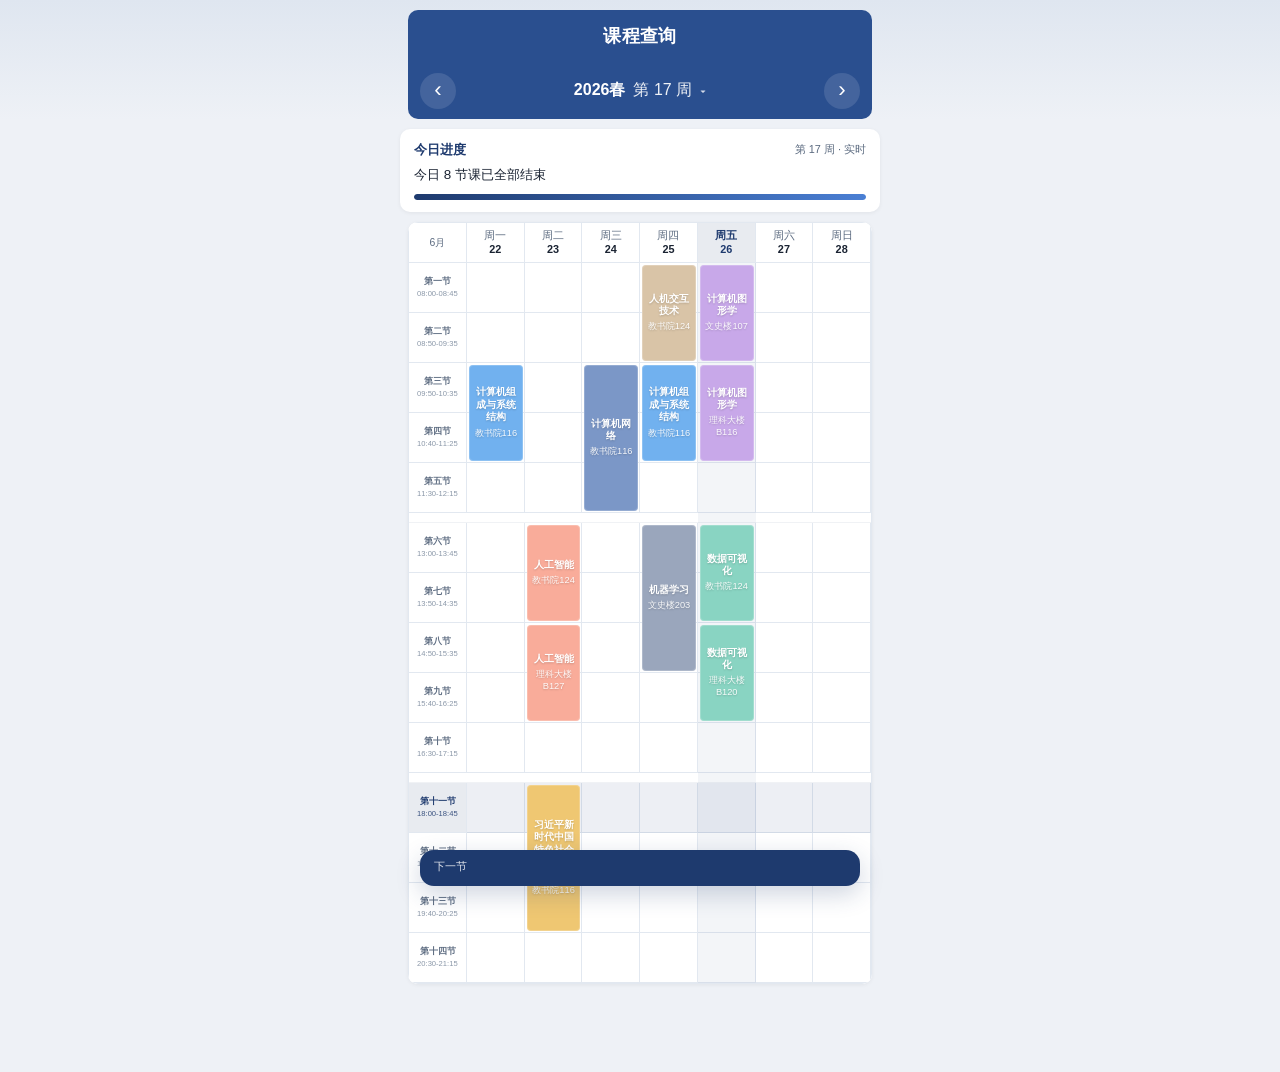
<file: index.html>
<!DOCTYPE html>
<html lang="zh-CN">
<head>
  <meta charset="UTF-8" />
  <meta name="viewport" content="width=device-width, initial-scale=1, viewport-fit=cover" />
  <title>课程查询 · 2026春</title>
  <link rel="stylesheet" href="css/styles.css" />
</head>
<body class="page-home">
  <div class="top-panel">
    <header class="app-header">
      <div class="app-header__inner">
        <h1 class="app-header__title">课程查询</h1>
      </div>
    </header>

    <section class="week-bar">
    <button type="button" class="week-bar__btn" id="weekPrev" aria-label="上一周">‹</button>
    <button type="button" class="week-bar__center" id="weekPickerBtn" aria-haspopup="dialog">
      <span class="week-bar__semester" id="semesterLabel">2026春</span>
      <span class="week-bar__week" id="weekLabel">第 1 周</span>
      <span class="week-bar__chevron">▾</span>
    </button>
    <button type="button" class="week-bar__btn" id="weekNext" aria-label="下一周">›</button>
  </section>
  </div>

  <section class="progress-card" id="progressCard">
    <div class="progress-card__head">
      <span class="progress-card__title">今日进度</span>
      <span class="progress-card__meta" id="progressMeta"></span>
    </div>
    <p class="progress-card__main" id="progressMain">加载中…</p>
    <div class="progress-card__track" aria-hidden="true">
      <div class="progress-card__fill" id="progressFill"></div>
    </div>
  </section>

  <main class="timetable-shell" id="timetableShell">
    <div class="timetable-scroll">
      <div class="timetable" id="timetable"></div>
    </div>
  </main>

  <a class="float-next" id="floatNext" href="#" hidden>
    <div class="float-next__label">下一节</div>
    <div class="float-next__info" id="floatNextInfo"></div>
  </a>

  <dialog class="week-picker" id="weekPicker">
    <div class="week-picker__panel">
      <div class="week-picker__header">
        <span>选择周次</span>
        <button type="button" class="week-picker__close" id="weekPickerClose">完成</button>
      </div>
      <ul class="week-picker__list" id="weekPickerList"></ul>
    </div>
  </dialog>

  <script type="module" src="js/app.js"></script>
</body>
</html>
</file>
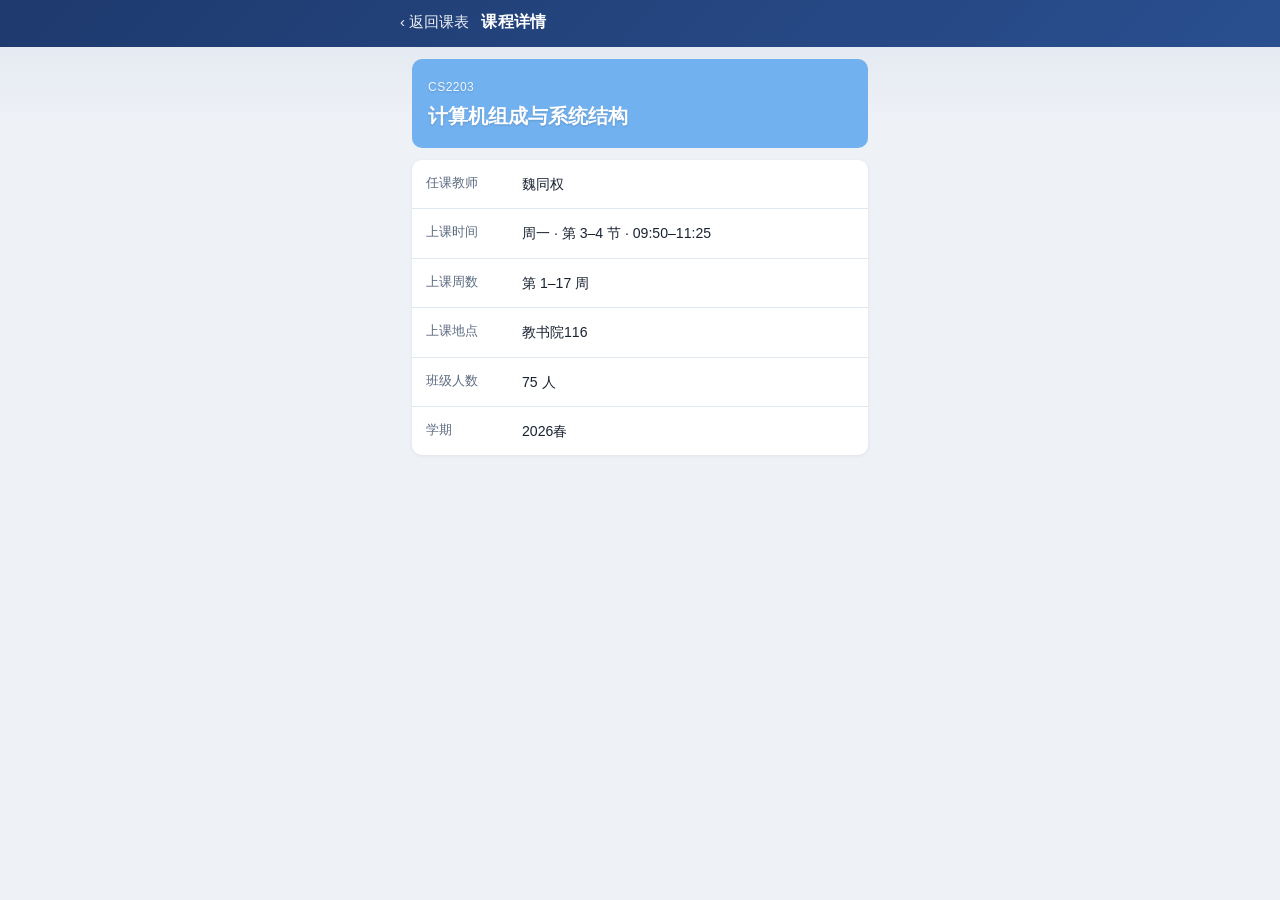
<file: detail.html>
<!DOCTYPE html>
<html lang="zh-CN">
<head>
  <meta charset="UTF-8" />
  <meta name="viewport" content="width=device-width, initial-scale=1, viewport-fit=cover" />
  <title>课程详情</title>
  <link rel="stylesheet" href="css/styles.css" />
</head>
<body class="page-detail">
  <header class="app-header app-header--detail">
    <div class="app-header__inner">
      <a class="back-link" href="index.html" id="backLink">‹ 返回课表</a>
      <h1 class="app-header__title">课程详情</h1>
    </div>
  </header>

  <main class="detail-card" id="detailCard">
    <p class="detail-loading">加载中…</p>
  </main>

  <script type="module" src="js/detail.js"></script>
</body>
</html>
</file>
<file: css/styles.css>
:root {
  --header-blue: #1e3a6e;
  --header-blue-light: #2a4f8f;
  --bg-page: #eef1f6;
  --bg-card: #ffffff;
  --text-primary: #1a2332;
  --text-secondary: #5c6b80;
  --text-on-dark: #ffffff;
  --border-light: #e2e8f0;
  --current-row: rgba(30, 58, 110, 0.08);
  --current-col: rgba(30, 58, 110, 0.05);
  --today-accent: #1e3a6e;
  --radius-sm: 6px;
  --radius-md: 10px;
  --shadow-float: 0 8px 24px rgba(30, 58, 110, 0.22);
  --layout-max: 480px;
  --layout-gutter: 8px;
  --safe-bottom: env(safe-area-inset-bottom, 0px);
  font-family: "Segoe UI", "PingFang SC", "Microsoft YaHei", sans-serif;
}

*,
*::before,
*::after {
  box-sizing: border-box;
}

html,
body {
  margin: 0;
  padding: 0;
  background: var(--bg-page);
  color: var(--text-primary);
  -webkit-font-smoothing: antialiased;
}

a {
  color: inherit;
  text-decoration: none;
}

button {
  font: inherit;
  cursor: pointer;
  border: none;
  background: none;
}

/* ---------- Header ---------- */
.app-header {
  background: linear-gradient(135deg, var(--header-blue), var(--header-blue-light));
  color: var(--text-on-dark);
  padding: calc(12px + env(safe-area-inset-top, 0px)) 16px 14px;
}

.top-panel {
  max-width: var(--layout-max);
  margin: 0 auto;
  padding: calc(10px + env(safe-area-inset-top, 0px)) var(--layout-gutter) 0;
}

.top-panel .app-header {
  background: var(--header-blue-light);
  padding: 14px 16px;
  border-radius: var(--radius-md) var(--radius-md) 0 0;
}

.top-panel .week-bar {
  max-width: none;
  margin: 0;
  border-radius: 0 0 var(--radius-md) var(--radius-md);
}

.app-header__inner {
  max-width: var(--layout-max);
  margin: 0 auto;
}

.page-home .app-header__inner {
  text-align: center;
}

.app-header__title {
  margin: 0;
  font-size: 1.125rem;
  font-weight: 600;
  letter-spacing: 0.02em;
}

.app-header--detail .app-header__inner {
  display: flex;
  align-items: center;
  gap: 12px;
}

.back-link {
  color: rgba(255, 255, 255, 0.92);
  font-size: 0.95rem;
  white-space: nowrap;
}

.app-header--detail .app-header__title {
  font-size: 1rem;
}

/* ---------- Week bar ---------- */
.week-bar {
  display: flex;
  align-items: center;
  justify-content: space-between;
  gap: 8px;
  max-width: var(--layout-max);
  margin: 0 auto;
  padding: 10px 12px;
  background: var(--header-blue-light);
  color: var(--text-on-dark);
}

.week-bar__btn {
  width: 36px;
  height: 36px;
  border-radius: 50%;
  color: var(--text-on-dark);
  font-size: 1.4rem;
  line-height: 1;
  display: grid;
  place-items: center;
  background: rgba(255, 255, 255, 0.12);
}

.week-bar__btn:active {
  background: rgba(255, 255, 255, 0.22);
}

.week-bar__center {
  flex: 1;
  display: flex;
  align-items: center;
  justify-content: center;
  gap: 8px;
  padding: 8px 12px;
  border-radius: var(--radius-md);
  color: var(--text-on-dark);
}

.week-bar__chevron {
  font-size: 0.75rem;
  opacity: 0.8;
}

.week-bar__semester {
  font-weight: 600;
}

.week-bar__week {
  opacity: 0.92;
}

.week-picker {
  border: none;
  padding: 0;
  background: transparent;
  max-width: none;
  max-height: none;
}

.week-picker::backdrop {
  background: rgba(15, 23, 42, 0.45);
}

.week-picker__panel {
  position: fixed;
  left: 0;
  right: 0;
  bottom: 0;
  background: var(--bg-card);
  border-radius: 16px 16px 0 0;
  max-height: 62vh;
  display: flex;
  flex-direction: column;
}

.week-picker__header {
  display: flex;
  justify-content: space-between;
  align-items: center;
  padding: 16px 16px 12px;
  font-weight: 600;
  flex-shrink: 0;
  border-bottom: 1px solid var(--border-light);
}

.week-picker__close {
  color: var(--header-blue);
  font-weight: 600;
}

.week-picker__list {
  list-style: none;
  margin: 0;
  padding: 8px 0 calc(12px + var(--safe-bottom));
  overflow-y: auto;
  -webkit-overflow-scrolling: touch;
}

.week-picker__item {
  display: block;
  width: 100%;
  padding: 14px 20px;
  text-align: center;
  font-size: 1rem;
  color: var(--text-primary);
  border: none;
  background: transparent;
}

.week-picker__item.is-active {
  background: rgba(30, 58, 110, 0.08);
  color: var(--header-blue);
  font-weight: 700;
}

.week-picker__item:active {
  background: rgba(30, 58, 110, 0.14);
}

/* ---------- Progress card ---------- */
.progress-card {
  max-width: var(--layout-max);
  margin: 10px auto 0;
  padding: 12px 14px;
  background: var(--bg-card);
  border-radius: var(--radius-md);
  box-shadow: 0 1px 4px rgba(0, 0, 0, 0.06);
}

.progress-card__head {
  display: flex;
  justify-content: space-between;
  align-items: center;
  gap: 8px;
  margin-bottom: 6px;
}

.progress-card__title {
  font-size: 0.82rem;
  font-weight: 600;
  color: var(--header-blue);
}

.progress-card__meta {
  font-size: 0.68rem;
  color: var(--text-secondary);
  text-align: right;
}

.progress-card__main {
  margin: 0 0 10px;
  font-size: 0.84rem;
  line-height: 1.45;
  color: var(--text-primary);
}

.progress-card__track {
  height: 6px;
  border-radius: 999px;
  background: #e8edf4;
  overflow: hidden;
}

.progress-card__fill {
  height: 100%;
  width: 0;
  border-radius: 999px;
  background: linear-gradient(90deg, var(--header-blue), #4a7fd4);
  transition: width 0.4s ease;
}

/* ---------- Timetable ---------- */
.timetable-shell {
  max-width: var(--layout-max);
  margin: 10px auto calc(88px + var(--safe-bottom));
  padding: 0 var(--layout-gutter);
}

.timetable-scroll {
  background: var(--bg-card);
  border-radius: var(--radius-md);
  overflow: hidden;
  box-shadow: 0 1px 4px rgba(0, 0, 0, 0.06);
  position: relative;
}

.timetable {
  display: grid;
  grid-template-columns: 58px repeat(7, 1fr);
  gap: 0;
  background: #ffffff;
  position: relative;
  border: 1px solid var(--border-light);
}

.timetable__corner,
.timetable__day-head,
.timetable__period-label,
.timetable__cell {
  background: #ffffff;
  border-right: 1px solid var(--border-light);
  border-bottom: 1px solid var(--border-light);
}

.timetable__meal-break {
  background: #ffffff;
  border-bottom: 1px solid #f0f2f5;
  pointer-events: none;
}

.timetable__col-highlight,
.timetable__row-highlight {
  pointer-events: none;
  z-index: 2;
}

.timetable__col-highlight {
  background: var(--current-col);
}

.timetable__row-highlight {
  background: var(--current-row);
}

.timetable__corner {
  display: grid;
  place-items: center;
  font-size: 0.65rem;
  color: var(--text-secondary);
  padding: 6px 2px;
}

.timetable__day-head {
  text-align: center;
  padding: 6px 2px;
  font-size: 0.68rem;
  line-height: 1.2;
}

.timetable__day-head.is-today {
  background: rgba(30, 58, 110, 0.1);
}

.timetable__day-head.is-today .timetable__day-name,
.timetable__day-head.is-today .timetable__day-date {
  color: var(--today-accent);
  font-weight: 700;
}

.timetable__day-name {
  display: block;
  color: var(--text-secondary);
}

.timetable__day-date {
  display: block;
  font-weight: 600;
}

.timetable__period-label {
  display: flex;
  flex-direction: column;
  align-items: center;
  justify-content: center;
  gap: 2px;
  padding: 4px 2px;
  font-size: 0.58rem;
  color: var(--text-secondary);
  font-weight: 500;
  position: relative;
  z-index: 1;
  line-height: 1.2;
  text-align: center;
}

.period-label__title {
  font-weight: 600;
  font-size: 0.56rem;
  white-space: nowrap;
}

.period-label__time {
  font-size: 0.5rem;
  color: #8a97a8;
  white-space: nowrap;
  transform: scale(0.95);
}

.timetable__period-label.is-current {
  background: rgba(30, 58, 110, 0.1);
  color: var(--header-blue);
}

.timetable__period-label.is-current .period-label__time {
  color: var(--header-blue);
  opacity: 0.85;
}

.timetable__cell {
  min-height: 50px;
  position: relative;
  z-index: 1;
}

/* ---------- Course blocks ---------- */
.course-block {
  margin: 2px;
  padding: 4px;
  border-radius: 4px;
  color: #ffffff;
  font-size: 0.62rem;
  line-height: 1.25;
  overflow: hidden;
  display: flex;
  flex-direction: column;
  justify-content: center;
  align-items: center;
  text-align: center;
  z-index: 3;
  box-shadow: inset 0 0 0 1px rgba(255, 255, 255, 0.2);
  text-shadow: 0 1px 2px rgba(0, 0, 0, 0.18);
  transition: transform 0.12s ease, filter 0.12s ease;
}

.course-block:active {
  transform: scale(0.98);
  filter: brightness(1.05);
}

.course-block__name {
  font-weight: 700;
  word-break: break-word;
  width: 100%;
}

.course-block__loc {
  margin-top: 3px;
  font-weight: 400;
  font-size: 0.58rem;
  opacity: 0.92;
  word-break: break-word;
  white-space: normal;
  line-height: 1.3;
  width: 100%;
}

/* ---------- Floating next class ---------- */
.float-next {
  position: fixed;
  left: 50%;
  bottom: calc(14px + var(--safe-bottom));
  transform: translateX(-50%);
  width: min(440px, calc(100vw - 24px));
  padding: 10px 14px;
  border-radius: 14px;
  background: var(--header-blue);
  color: var(--text-on-dark);
  box-shadow: var(--shadow-float);
  display: flex;
  flex-direction: column;
  gap: 2px;
  z-index: 20;
}

.float-next:active {
  filter: brightness(1.08);
}

.float-next__label {
  font-size: 0.68rem;
  opacity: 0.85;
}

.float-next__info {
  font-size: 0.86rem;
  font-weight: 600;
  line-height: 1.35;
}

/* ---------- Detail page ---------- */
.page-detail {
  min-height: 100vh;
}

.detail-card {
  max-width: 480px;
  margin: 12px auto;
  padding: 0 12px 24px;
}

.detail-loading,
.detail-error,
.error-msg {
  padding: 16px;
  color: var(--text-secondary);
  font-size: 0.9rem;
}

.detail-hero {
  background: var(--course-color, var(--header-blue));
  color: #ffffff;
  border-radius: var(--radius-md);
  padding: 18px 16px;
  margin-bottom: 12px;
  text-shadow: 0 1px 2px rgba(0, 0, 0, 0.15);
}

.detail-hero__code {
  display: inline-block;
  font-size: 0.75rem;
  opacity: 0.9;
  letter-spacing: 0.04em;
}

.detail-hero__name {
  margin: 8px 0 0;
  font-size: 1.25rem;
  line-height: 1.35;
}

.detail-rows {
  background: var(--bg-card);
  border-radius: var(--radius-md);
  overflow: hidden;
  box-shadow: 0 1px 4px rgba(0, 0, 0, 0.06);
}

.detail-row {
  display: grid;
  grid-template-columns: 88px 1fr;
  gap: 8px;
  padding: 14px 14px;
  border-bottom: 1px solid var(--border-light);
  align-items: start;
}

.detail-row:last-child {
  border-bottom: none;
}

.detail-label {
  font-size: 0.82rem;
  color: var(--text-secondary);
}

.detail-value {
  font-size: 0.88rem;
  line-height: 1.45;
  word-break: break-word;
}

.detail-row--notes .detail-value {
  color: #8a4b00;
}

@media (min-width: 481px) {
  body {
    background: linear-gradient(180deg, #dfe6f0 0%, var(--bg-page) 120px);
  }
}
</file>
